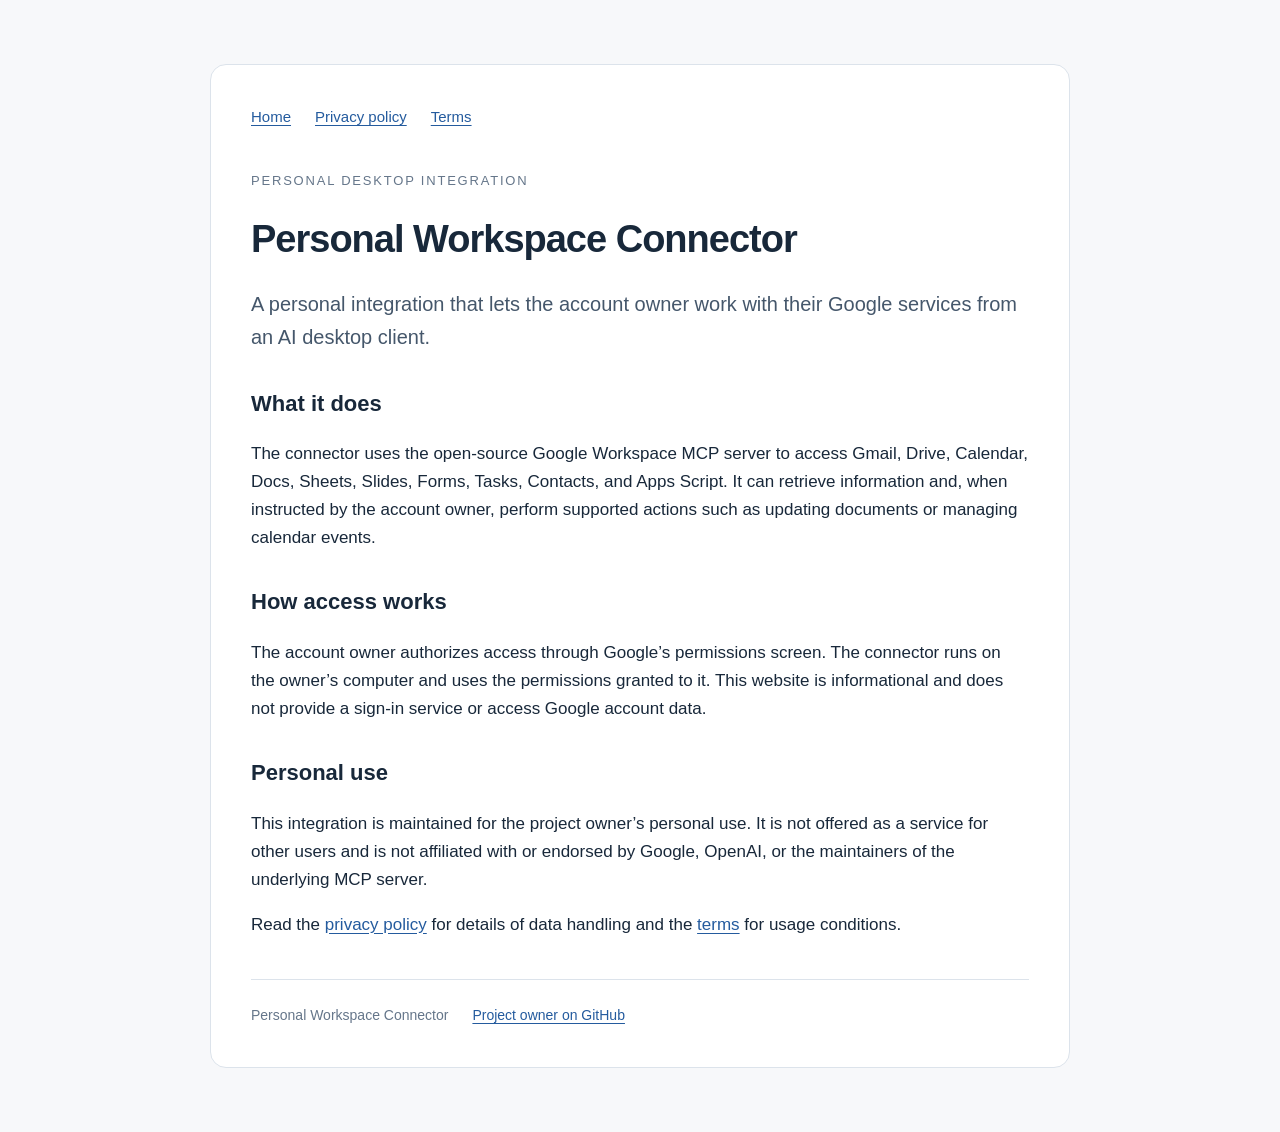
<file: index.html>
<!doctype html>
<html lang="en"><head><meta charset="utf-8"><meta name="viewport" content="width=device-width,initial-scale=1"><title>Home · Personal Workspace Connector</title><meta name="description" content="A personal desktop connector for Google Workspace services."><link rel="stylesheet" href="styles.css"></head>
<body><main><nav aria-label="Main navigation"><a href="index.html">Home</a><a href="privacy.html">Privacy policy</a><a href="terms.html">Terms</a></nav><p class="eyebrow">Personal desktop integration</p><h1>Personal Workspace Connector</h1>
<p class="lead">A personal integration that lets the account owner work with their Google services from an AI desktop client.</p>
<h2>What it does</h2><p>The connector uses the open-source Google Workspace MCP server to access Gmail, Drive, Calendar, Docs, Sheets, Slides, Forms, Tasks, Contacts, and Apps Script. It can retrieve information and, when instructed by the account owner, perform supported actions such as updating documents or managing calendar events.</p>
<h2>How access works</h2><p>The account owner authorizes access through Google’s permissions screen. The connector runs on the owner’s computer and uses the permissions granted to it. This website is informational and does not provide a sign-in service or access Google account data.</p>
<h2>Personal use</h2><p>This integration is maintained for the project owner’s personal use. It is not offered as a service for other users and is not affiliated with or endorsed by Google, OpenAI, or the maintainers of the underlying MCP server.</p>
<p>Read the <a href="privacy.html">privacy policy</a> for details of data handling and the <a href="terms.html">terms</a> for usage conditions.</p><footer><span>Personal Workspace Connector</span><a href="https://github.com/pj-projects-1">Project owner on GitHub</a></footer></main></body></html>
</file>
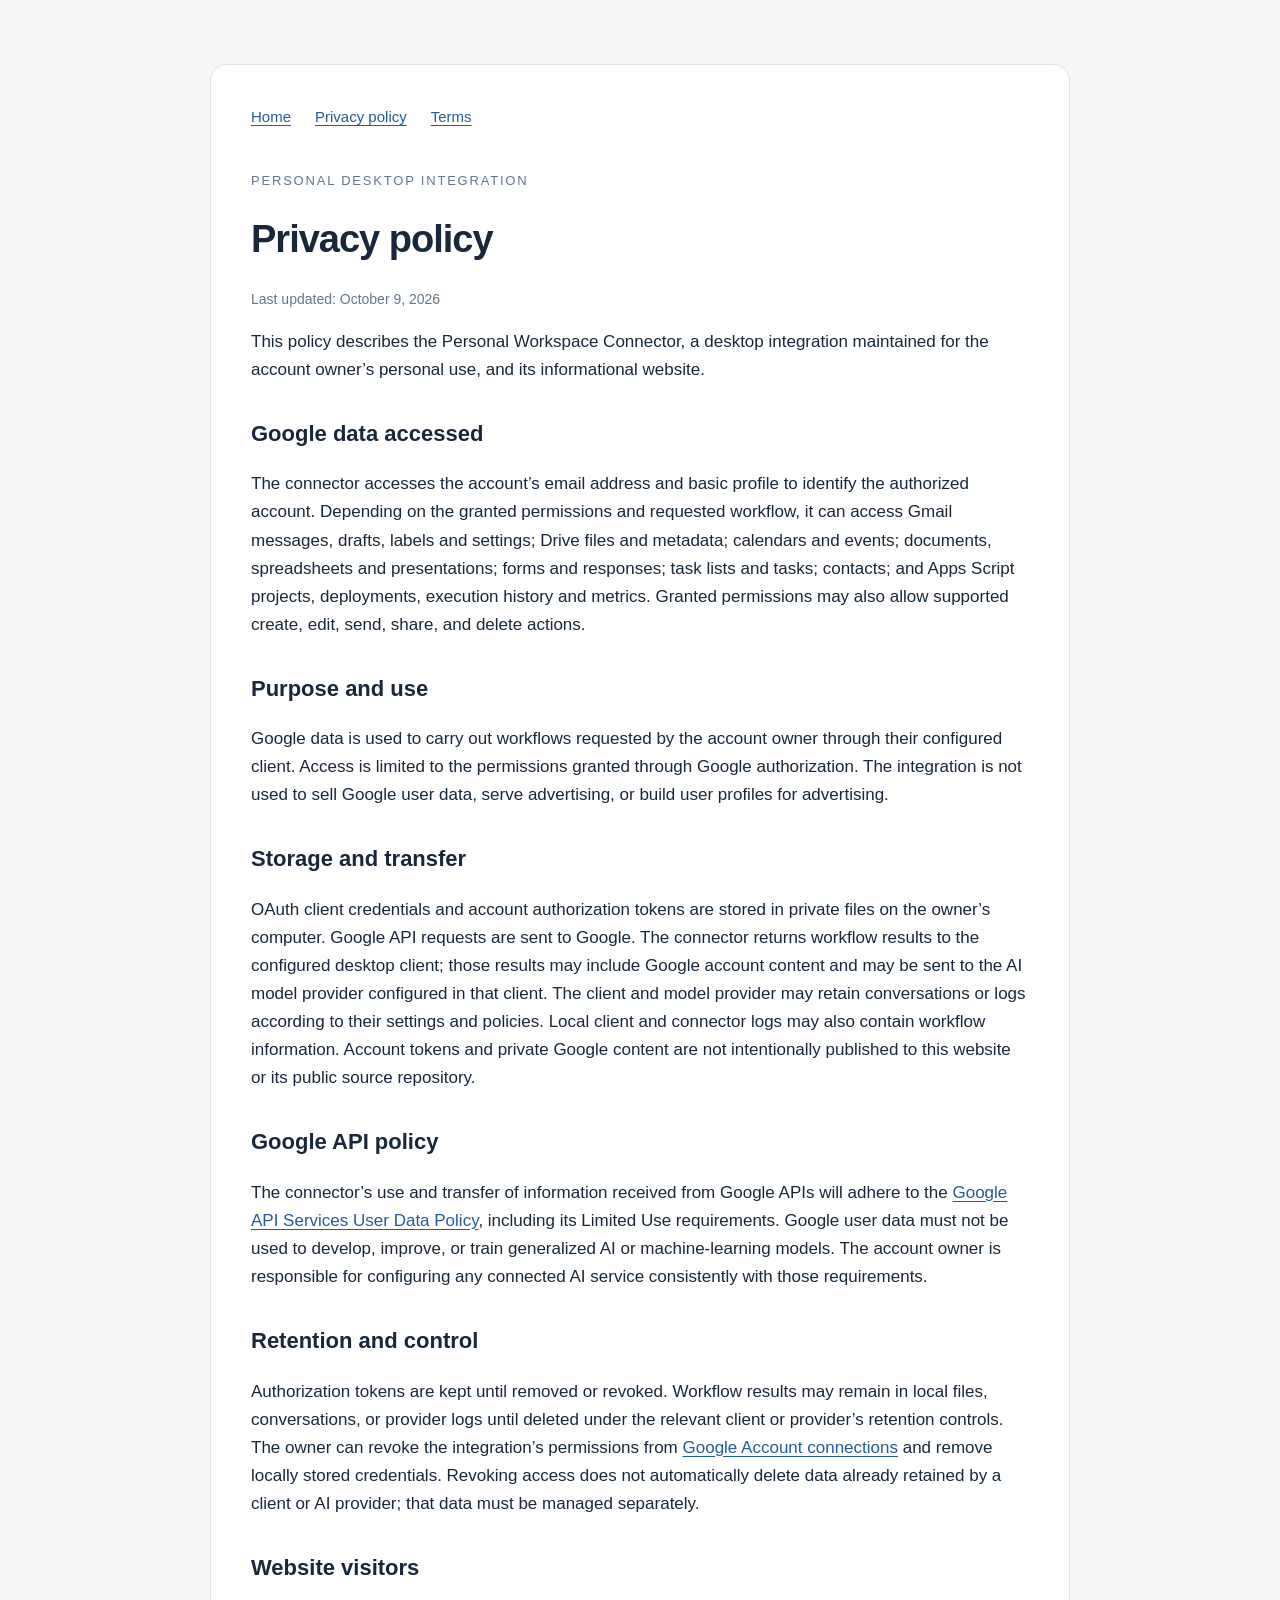
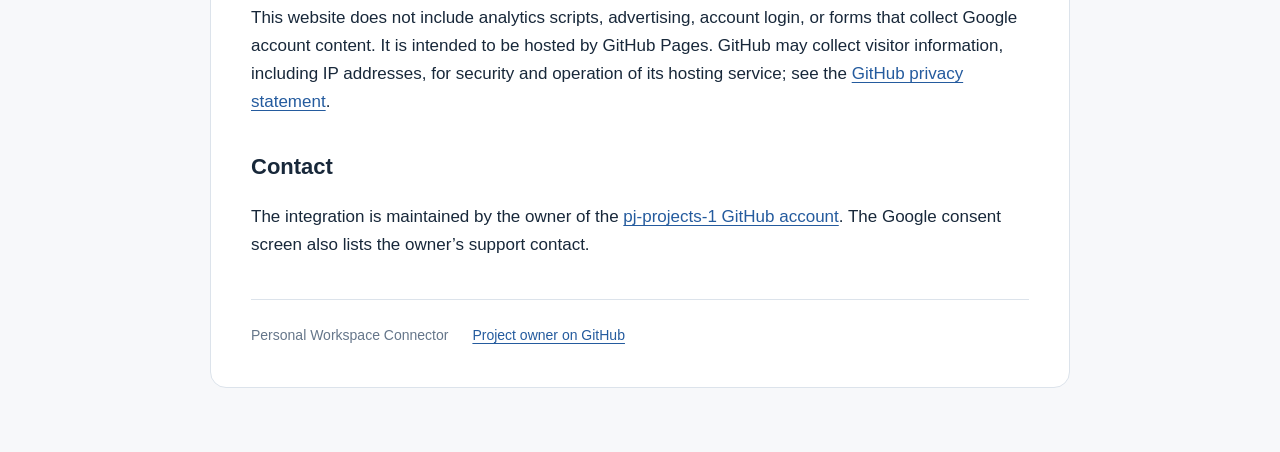
<file: privacy.html>
<!doctype html>
<html lang="en"><head><meta charset="utf-8"><meta name="viewport" content="width=device-width,initial-scale=1"><title>Privacy policy · Personal Workspace Connector</title><meta name="description" content="A personal desktop connector for Google Workspace services."><link rel="stylesheet" href="styles.css"></head>
<body><main><nav aria-label="Main navigation"><a href="index.html">Home</a><a href="privacy.html">Privacy policy</a><a href="terms.html">Terms</a></nav><p class="eyebrow">Personal desktop integration</p><h1>Privacy policy</h1><p class="date">Last updated: October 9, 2026</p>
<p>This policy describes the Personal Workspace Connector, a desktop integration maintained for the account owner’s personal use, and its informational website.</p>
<h2>Google data accessed</h2><p>The connector accesses the account’s email address and basic profile to identify the authorized account. Depending on the granted permissions and requested workflow, it can access Gmail messages, drafts, labels and settings; Drive files and metadata; calendars and events; documents, spreadsheets and presentations; forms and responses; task lists and tasks; contacts; and Apps Script projects, deployments, execution history and metrics. Granted permissions may also allow supported create, edit, send, share, and delete actions.</p>
<h2>Purpose and use</h2><p>Google data is used to carry out workflows requested by the account owner through their configured client. Access is limited to the permissions granted through Google authorization. The integration is not used to sell Google user data, serve advertising, or build user profiles for advertising.</p>
<h2>Storage and transfer</h2><p>OAuth client credentials and account authorization tokens are stored in private files on the owner’s computer. Google API requests are sent to Google. The connector returns workflow results to the configured desktop client; those results may include Google account content and may be sent to the AI model provider configured in that client. The client and model provider may retain conversations or logs according to their settings and policies. Local client and connector logs may also contain workflow information. Account tokens and private Google content are not intentionally published to this website or its public source repository.</p>
<h2>Google API policy</h2><p>The connector’s use and transfer of information received from Google APIs will adhere to the <a href="https://developers.google.com/terms/api-services-user-data-policy">Google API Services User Data Policy</a>, including its Limited Use requirements. Google user data must not be used to develop, improve, or train generalized AI or machine-learning models. The account owner is responsible for configuring any connected AI service consistently with those requirements.</p>
<h2>Retention and control</h2><p>Authorization tokens are kept until removed or revoked. Workflow results may remain in local files, conversations, or provider logs until deleted under the relevant client or provider’s retention controls. The owner can revoke the integration’s permissions from <a href="https://myaccount.google.com/connections">Google Account connections</a> and remove locally stored credentials. Revoking access does not automatically delete data already retained by a client or AI provider; that data must be managed separately.</p>
<h2>Website visitors</h2><p>This website does not include analytics scripts, advertising, account login, or forms that collect Google account content. It is intended to be hosted by GitHub Pages. GitHub may collect visitor information, including IP addresses, for security and operation of its hosting service; see the <a href="https://docs.github.com/en/site-policy/privacy-policies/github-general-privacy-statement">GitHub privacy statement</a>.</p>
<h2>Contact</h2><p>The integration is maintained by the owner of the <a href="https://github.com/pj-projects-1">pj-projects-1 GitHub account</a>. The Google consent screen also lists the owner’s support contact.</p><footer><span>Personal Workspace Connector</span><a href="https://github.com/pj-projects-1">Project owner on GitHub</a></footer></main></body></html>
</file>
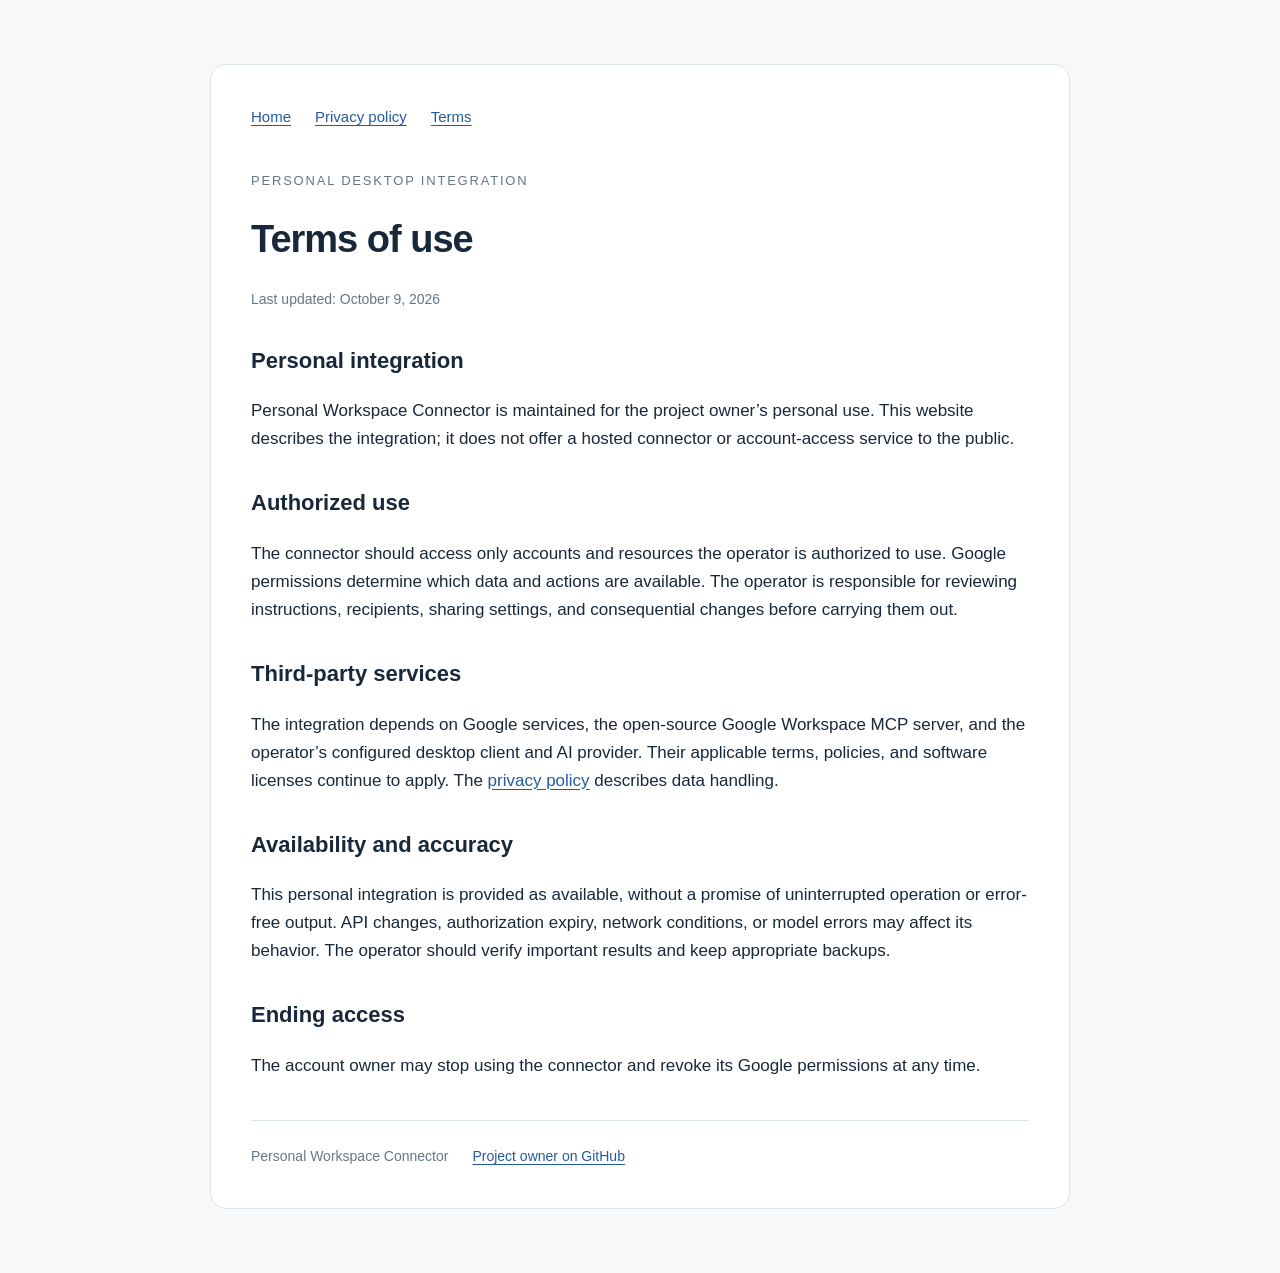
<file: terms.html>
<!doctype html>
<html lang="en"><head><meta charset="utf-8"><meta name="viewport" content="width=device-width,initial-scale=1"><title>Terms · Personal Workspace Connector</title><meta name="description" content="A personal desktop connector for Google Workspace services."><link rel="stylesheet" href="styles.css"></head>
<body><main><nav aria-label="Main navigation"><a href="index.html">Home</a><a href="privacy.html">Privacy policy</a><a href="terms.html">Terms</a></nav><p class="eyebrow">Personal desktop integration</p><h1>Terms of use</h1><p class="date">Last updated: October 9, 2026</p>
<h2>Personal integration</h2><p>Personal Workspace Connector is maintained for the project owner’s personal use. This website describes the integration; it does not offer a hosted connector or account-access service to the public.</p>
<h2>Authorized use</h2><p>The connector should access only accounts and resources the operator is authorized to use. Google permissions determine which data and actions are available. The operator is responsible for reviewing instructions, recipients, sharing settings, and consequential changes before carrying them out.</p>
<h2>Third-party services</h2><p>The integration depends on Google services, the open-source Google Workspace MCP server, and the operator’s configured desktop client and AI provider. Their applicable terms, policies, and software licenses continue to apply. The <a href="privacy.html">privacy policy</a> describes data handling.</p>
<h2>Availability and accuracy</h2><p>This personal integration is provided as available, without a promise of uninterrupted operation or error-free output. API changes, authorization expiry, network conditions, or model errors may affect its behavior. The operator should verify important results and keep appropriate backups.</p>
<h2>Ending access</h2><p>The account owner may stop using the connector and revoke its Google permissions at any time.</p><footer><span>Personal Workspace Connector</span><a href="https://github.com/pj-projects-1">Project owner on GitHub</a></footer></main></body></html>
</file>
<file: styles.css>
*{box-sizing:border-box}body{margin:0;background:#f7f8fa;color:#18283a;font:17px/1.65 -apple-system,BlinkMacSystemFont,"Segoe UI",sans-serif}main{max-width:860px;margin:64px auto;padding:40px;background:white;border:1px solid #dce3eb;border-radius:16px}nav,footer{display:flex;gap:24px;flex-wrap:wrap}nav{font-size:15px;margin-bottom:40px}a{color:#245b9e;text-underline-offset:3px}h1{font-size:38px;line-height:1.2;letter-spacing:-1px}h2{font-size:22px;margin-top:32px}.eyebrow{font-size:13px;color:#65768a;text-transform:uppercase;letter-spacing:1.8px}.lead{font-size:20px;color:#45576b}.date,footer{color:#65768a;font-size:14px}footer{border-top:1px solid #dce3eb;margin-top:40px;padding-top:24px}@media(max-width:600px){main{margin:16px;padding:24px}h1{font-size:30px}}
</file>
